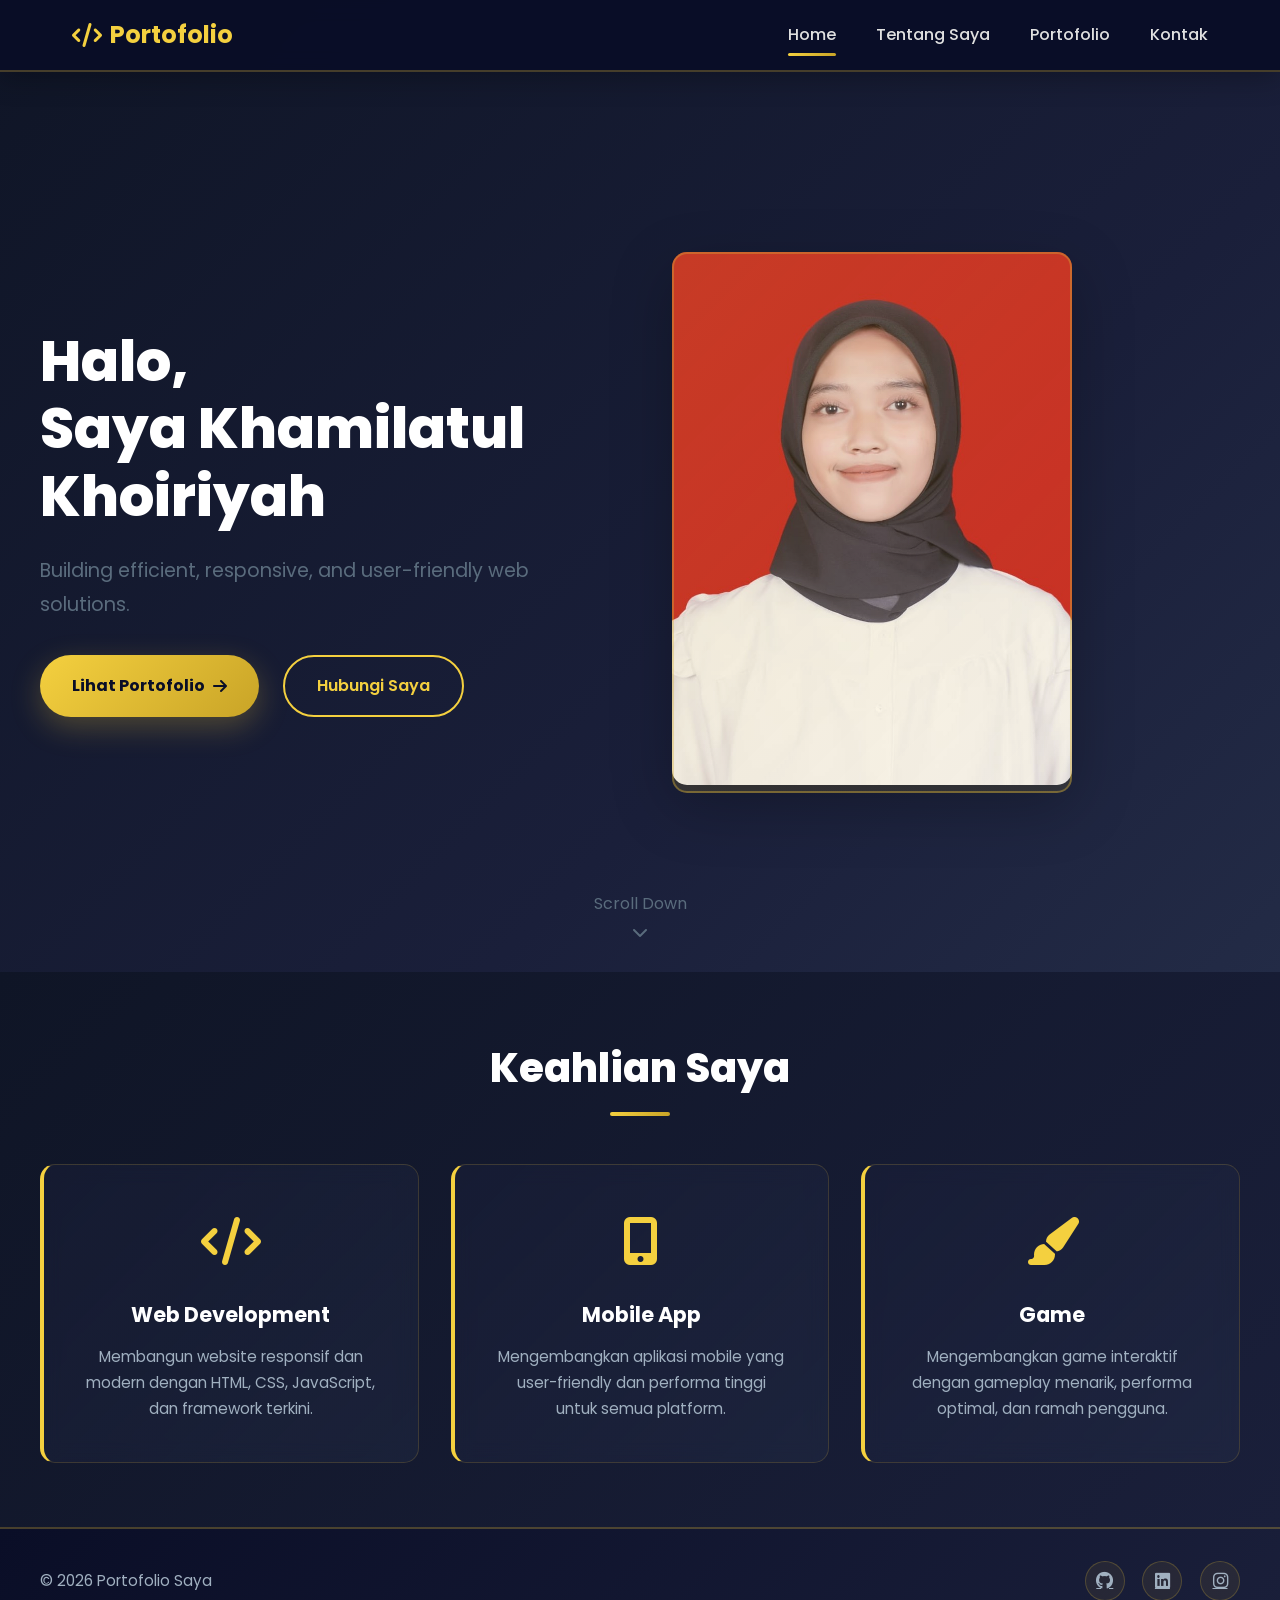
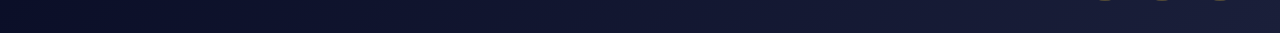
<file: index.html>
<!DOCTYPE html>
<html lang="id">
<head>
    <meta charset="UTF-8">
    <meta name="viewport" content="width=device-width, initial-scale=1.0">
    <meta name="description" content="Portofolio">
    <title>Portofolio - Home</title>
    <link rel="stylesheet" href="styles.css">
    <link rel="stylesheet" href="https://cdnjs.cloudflare.com/ajax/libs/font-awesome/6.4.0/css/all.min.css">
</head>
<body>
    <!-- Navigation -->
    <header>
        <nav class="navbar">
            <div class="nav-container">
                <div class="logo">
                    <i class="fas fa-code"></i>
                    <span>Portofolio</span>
                </div>
                <ul class="nav-menu">
                    <li><a href="index.html" class="nav-link active">Home</a></li>
                    <li><a href="about.html" class="nav-link">Tentang Saya</a></li>
                    <li><a href="portofolio.html" class="nav-link">Portofolio</a></li>
                    <li><a href="contact.html" class="nav-link">Kontak</a></li>
                </ul>
                <button class="nav-toggle" id="navToggle" aria-label="Toggle menu">
                    <span></span>
                    <span></span>
                    <span></span>
                </button>
            </div>
        </nav>
        <div class="nav-overlay" id="navOverlay"></div>
    </header>

    <main>
        <!-- Hero Section -->
        <section class="hero">
            <div class="hero-bg-animation"></div>
            <div class="hero-container">
                <div class="hero-content">
                    <h1 class="hero-title">
                        <span class="hero-word">Halo,</span>
                        <span class="hero-word">Saya Khamilatul Khoiriyah</span>
                        
                    </h1>
                    <p class="hero-subtitle">
                       Building efficient, responsive, and user-friendly web solutions.
                    </p>
                    <div class="hero-buttons">
                        <a href="portofolio.html" class="btn btn-primary">
                            <span>Lihat Portofolio</span>
                            <i class="fas fa-arrow-right"></i>
                        </a>
                        <a href="contact.html" class="btn btn-secondary">
                            Hubungi Saya
                        </a>
                    </div>
                </div>
                <div class="hero-image">
                    <div class="image-wrapper">
                        <img src="assets/images/betul.jpg" alt="Profile Picture">
                        <div class="image-glow"></div>
                    </div>
                </div>
            </div>

            <!-- Scroll Indicator -->
            <div class="scroll-indicator">
                <span>Scroll Down</span>
                <i class="fas fa-chevron-down"></i>
            </div>
        </section>

        <!-- Features Section -->
        <section class="features">
            <div class="features-container">
                <h2 class="section-title">Keahlian Saya</h2>
                <div class="features-grid">
                    <div class="feature-card">
                        <div class="feature-icon">
                            <i class="fas fa-code"></i>
                        </div>
                        <h3>Web Development</h3>
                        <p>Membangun website responsif dan modern dengan HTML, CSS, JavaScript, dan framework terkini.</p>
                    </div>
                    <div class="feature-card">
                        <div class="feature-icon">
                            <i class="fas fa-mobile-alt"></i>
                        </div>
                        <h3>Mobile App</h3>
                        <p>Mengembangkan aplikasi mobile yang user-friendly dan performa tinggi untuk semua platform.</p>
                    </div>
                    <div class="feature-card">
                        <div class="feature-icon">
                            <i class="fas fa-paint-brush"></i>
                        </div>
                        <h3>Game</h3>
                        <p>Mengembangkan game interaktif dengan gameplay menarik, performa optimal, dan ramah pengguna.</p>
                    </div>
                </div>
            </div>
        </section>
    </main>

    <!-- Footer -->
    <footer>
        <div class="footer-container">
            <p>&copy; 2026 Portofolio Saya</p>
            <div class="social-links">
                <a href="https://github.com" target="_blank" title="GitHub">
                    <i class="fab fa-github"></i>
                </a>
                <a href="https://linkedin.com" target="_blank" title="LinkedIn">
                    <i class="fab fa-linkedin"></i>
                </a>
                <a href="https://instagram.com/mmilmilatul_" target="_blank" title="Instagram">
                    <i class="fab fa-instagram"></i>
                </a>
            </div>
        </div>
    </footer>

    <script src="script.js"></script>
</body>
</html>
</file>
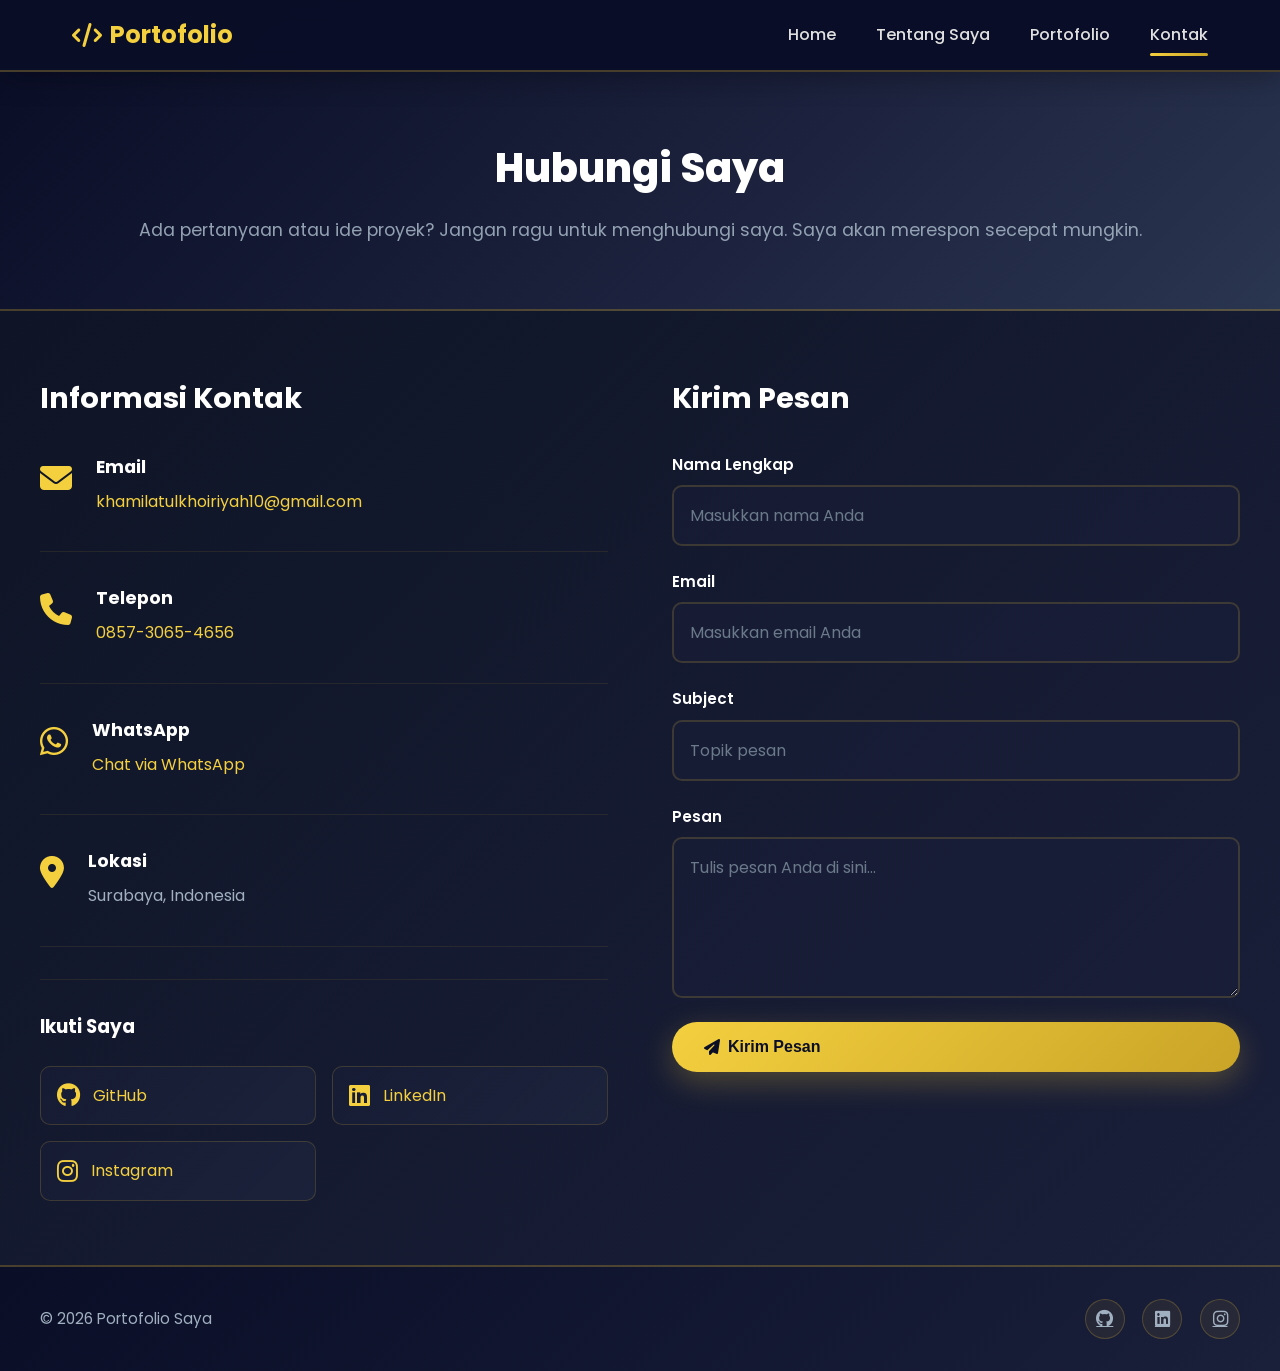
<file: contact.html>
<!DOCTYPE html>
<html lang="id">
<head>
    <meta charset="UTF-8">
    <meta name="viewport" content="width=device-width, initial-scale=1.0">
    <meta name="description" content="Hubungi saya untuk proyek baru atau kolaborasi">
    <title>Kontak - Portofolio</title>
    <link rel="stylesheet" href="styles.css">
    <link rel="stylesheet" href="https://cdnjs.cloudflare.com/ajax/libs/font-awesome/6.4.0/css/all.min.css">
</head>
<body>
    <!-- Navigation -->
    <header>
        <nav class="navbar">
            <div class="nav-container">
                <div class="logo">
                    <i class="fas fa-code"></i>
                    <span>Portofolio</span>
                </div>
                <ul class="nav-menu">
                    <li><a href="index.html" class="nav-link">Home</a></li>
                    <li><a href="about.html" class="nav-link">Tentang Saya</a></li>
                    <li><a href="portofolio.html" class="nav-link">Portofolio</a></li>
                    <li><a href="contact.html" class="nav-link active">Kontak</a></li>
                </ul>
                <button class="nav-toggle" id="navToggle" aria-label="Toggle menu">
                    <span></span>
                    <span></span>
                    <span></span>
                </button>
            </div>
        </nav>
        <div class="nav-overlay" id="navOverlay"></div>
    </header>

    <main>
        <!-- Contact Header -->
        <section class="contact-header">
            <div class="contact-header-container">
                <h1 class="page-title">Hubungi Saya</h1>
                <p class="page-subtitle">Ada pertanyaan atau ide proyek? Jangan ragu untuk menghubungi saya. Saya akan merespon secepat mungkin.</p>
            </div>
        </section>

        <!-- Contact Section -->
        <section class="contact-section">
            <div class="contact-container">
                <!-- Left: Contact Info -->
                <div class="contact-info">
                    <h2>Informasi Kontak</h2>

                    <div class="contact-card">
                        <div class="contact-icon">
                            <i class="fas fa-envelope"></i>
                        </div>
                        <div class="contact-details">
                            <h3>Email</h3>
                            <p><a href="mailto:khamilatulkhoiriyah10@gmail.com">khamilatulkhoiriyah10@gmail.com</a></p>
                        </div>
                    </div>

                    <div class="contact-card">
                        <div class="contact-icon">
                            <i class="fas fa-phone"></i>
                        </div>
                        <div class="contact-details">
                            <h3>Telepon</h3>
                            <p><a href="tel:+6285730654656">0857-3065-4656</a></p>
                        </div>
                    </div>

                    <div class="contact-card">
                        <div class="contact-icon">
                            <i class="fab fa-whatsapp"></i>
                        </div>
                        <div class="contact-details">
                            <h3>WhatsApp</h3>
                            <p><a href="https://wa.me/6285730654656?text=Halo%2C%20saya%20ingin%20bertanya%20tentang%20portofolio%20Anda" target="_blank" rel="noopener">Chat via WhatsApp</a></p>
                        </div>
                    </div>

                    <div class="contact-card">
                        <div class="contact-icon">
                            <i class="fas fa-map-marker-alt"></i>
                        </div>
                        <div class="contact-details">
                            <h3>Lokasi</h3>
                            <p>Surabaya, Indonesia</p>
                        </div>
                    </div>

                    <!-- Social Media -->
                    <div class="social-section">
                        <h3>Ikuti Saya</h3>
                        <div class="social-buttons">
                            <a href="https://github.com" target="_blank" class="social-btn">
                                <i class="fab fa-github"></i>
                                <span>GitHub</span>
                            </a>
                            <a href="https://linkedin.com" target="_blank" class="social-btn">
                                <i class="fab fa-linkedin"></i>
                                <span>LinkedIn</span>
                            </a>
                            <a href="https://instagram.com/mmilmilatul_" target="_blank" class="social-btn">
                                <i class="fab fa-instagram"></i>
                                <span>Instagram</span>
                            </a>
                        </div>
                    </div>
                </div>

                <!-- Right: Contact Form -->
                <div class="contact-form-wrapper">
                    <h2>Kirim Pesan</h2>
                    
                    <form class="contact-form" id="contactForm">
                        <div class="form-group">
                            <label for="name">Nama Lengkap</label>
                            <input type="text" id="name" name="name" required placeholder="Masukkan nama Anda">
                            <span class="form-error"></span>
                        </div>

                        <div class="form-group">
                            <label for="email">Email</label>
                            <input type="email" id="email" name="email" required placeholder="Masukkan email Anda">
                            <span class="form-error"></span>
                        </div>

                        <div class="form-group">
                            <label for="subject">Subject</label>
                            <input type="text" id="subject" name="subject" required placeholder="Topik pesan">
                            <span class="form-error"></span>
                        </div>

                        <div class="form-group">
                            <label for="message">Pesan</label>
                            <textarea id="message" name="message" rows="5" required placeholder="Tulis pesan Anda di sini..."></textarea>
                            <span class="form-error"></span>
                        </div>

                        <button type="submit" class="btn btn-primary">
                            <i class="fas fa-paper-plane"></i>
                            <span>Kirim Pesan</span>
                        </button>
                    </form>

                    <!-- Success Message -->
                    <div id="successMessage" class="success-message hidden">
                        <div class="success-icon">
                            <i class="fas fa-check-circle"></i>
                        </div>
                        <p>Terima kasih! Pesan Anda telah dikirim. Saya akan merespon segera.</p>
                    </div>
                </div>
            </div>
        </section>
    </main>

    <!-- Footer -->
    <footer>
        <div class="footer-container">
            <p>&copy; 2026 Portofolio Saya</p>
            <div class="social-links">
                <a href="https://github.com" target="_blank" title="GitHub">
                    <i class="fab fa-github"></i>
                </a>
                <a href="https://linkedin.com" target="_blank" title="LinkedIn">
                    <i class="fab fa-linkedin"></i>
                </a>
                <a href="https://instagram.com/mmilmilatul_" target="_blank" title="Instagram">
                    <i class="fab fa-instagram"></i>
                </a>
            </div>
        </div>
    </footer>

    <script src="script.js"></script>
</body>
</html>
</file>
<file: styles.css>
/* ===== RESET & GLOBAL ===== */
@import url('https://fonts.googleapis.com/css2?family=Poppins:wght@400;500;600;700;800&display=swap');

* {
    margin: 0;
    padding: 0;
    box-sizing: border-box;
}

:root {
    --primary: #0a0e27;
    --secondary: #1a1f3a;
    --accent: #d4af37;
    --gold: #f4d03f;
    --gold-dark: #c9a427;
    --light: #f5f7fa;
    --text-dark: #0a0e27;
    --text-light: #5a6c7d;
    --white: #ffffff;
    --shadow: 0 10px 40px rgba(0, 0, 0, 0.15);
    --shadow-lg: 0 20px 60px rgba(0, 0, 0, 0.25);
}

html {
    scroll-behavior: smooth;
}

body {
    font-family: 'Poppins', 'Segoe UI', Tahoma, Geneva, Verdana, sans-serif;
    background: linear-gradient(135deg, #0f1526 0%, #1a1f3a 50%, #2a3550 100%);
    color: var(--text-dark);
    line-height: 1.6;
    min-height: 100vh;
    display: flex;
    flex-direction: column;
    overflow-x: hidden;
}

main {
    flex: 1;
}

/* ===== NAVBAR ===== */
header {
    background: rgba(10, 14, 39, 0.98);
    backdrop-filter: blur(10px);
    border-bottom: 2px solid rgba(212, 175, 55, 0.3);
    box-shadow: 0 4px 30px rgba(0, 0, 0, 0.3);
    position: sticky;
    top: 0;
    z-index: 100;
}

.navbar {
    padding: 1rem 0;
}

.nav-container {
    max-width: 1200px;
    margin: 0 auto;
    padding: 0 2rem;
    display: flex;
    justify-content: space-between;
    align-items: center;
}

.logo {
    font-size: 1.5rem;
    font-weight: 700;
    color: var(--gold);
    display: flex;
    align-items: center;
    gap: 0.5rem;
    z-index: 210;
}

.logo i {
    color: var(--gold);
}

.nav-menu {
    display: flex;
    list-style: none;
    gap: 2.5rem;
}

.nav-link {
    text-decoration: none;
    color: #e0e0e0;
    font-weight: 500;
    position: relative;
    padding-bottom: 0.3rem;
    transition: color 0.3s ease;
}

/* ===== MOBILE NAV TOGGLE ===== */
.nav-toggle {
    display: none;
    flex-direction: column;
    justify-content: center;
    gap: 5px;
    width: 30px;
    height: 24px;
    background: none;
    border: none;
    cursor: pointer;
    z-index: 210;
    padding: 0;
}

.nav-toggle span {
    display: block;
    width: 100%;
    height: 3px;
    border-radius: 2px;
    background: var(--gold);
    transition: transform 0.3s ease, opacity 0.3s ease;
}

.nav-toggle.active span:nth-child(1) {
    transform: translateY(9.5px) rotate(45deg);
}

.nav-toggle.active span:nth-child(2) {
    opacity: 0;
}

.nav-toggle.active span:nth-child(3) {
    transform: translateY(-9.5px) rotate(-45deg);
}

.nav-overlay {
    display: none;
    position: fixed;
    inset: 0;
    background: rgba(10, 14, 39, 0.6);
    backdrop-filter: blur(2px);
    z-index: 150;
    opacity: 0;
    transition: opacity 0.3s ease;
}

.nav-overlay.active {
    display: block;
    opacity: 1;
}

.nav-link::after {
    content: '';
    position: absolute;
    bottom: -5px;
    left: 0;
    width: 0;
    height: 3px;
    background: linear-gradient(90deg, var(--gold), var(--gold-dark));
    border-radius: 2px;
    transition: width 0.3s ease;
}

.nav-link:hover::after,
.nav-link.active::after {
    width: 100%;
}

.nav-link:hover {
    color: var(--gold);
}

/* ===== HERO SECTION ===== */
.hero {
    min-height: 100vh;
    display: flex;
    flex-direction: column;
    justify-content: center;
    align-items: center;
    padding: 4rem 2rem;
    position: relative;
    overflow: hidden;
}

.hero-bg-animation {
    position: absolute;
    top: -50%;
    right: -50%;
    width: 600px;
    height: 600px;
    background: radial-gradient(circle, rgba(212, 175, 55, 0.15) 0%, transparent 70%);
    border-radius: 50%;
    animation: float 6s ease-in-out infinite;
    z-index: -1;
}

.hero-container {
    max-width: 1200px;
    width: 100%;
    display: grid;
    grid-template-columns: 1fr 1fr;
    gap: 4rem;
    align-items: center;
}

.hero-content h1 {
    font-size: 3.5rem;
    font-weight: 800;
    margin-bottom: 1.5rem;
    line-height: 1.2;
    color: white;
}

.hero-word {
    display: block;
    animation: slideUp 0.8s ease both;
}

.hero-word:nth-child(1) {
    animation-delay: 0s;
}

.hero-word:nth-child(2) {
    animation-delay: 0.2s;
}

.hero-highlight {
    display: block;
    background: linear-gradient(135deg, var(--gold) 0%, #ffd700 100%);
    -webkit-background-clip: text;
    -webkit-text-fill-color: transparent;
    background-clip: text;
    animation: slideUp 0.8s ease 0.4s both;
}

.hero-subtitle {
    font-size: 1.2rem;
    color: var(--text-light);
    margin-bottom: 2rem;
    max-width: 500px;
    line-height: 1.8;
    animation: slideUp 0.8s ease 0.6s both;
}

.hero-buttons {
    display: flex;
    gap: 1.5rem;
    animation: slideUp 0.8s ease 0.8s both;
    flex-wrap: wrap;
}

.btn {
    padding: 1rem 2rem;
    border: none;
    border-radius: 50px;
    font-size: 1rem;
    font-weight: 600;
    cursor: pointer;
    transition: all 0.3s ease;
    display: inline-flex;
    align-items: center;
    gap: 0.5rem;
    text-decoration: none;
    text-align: center;
}

.btn-primary {
    background: linear-gradient(135deg, var(--gold) 0%, var(--gold-dark) 100%);
    color: #0a0e27;
    box-shadow: 0 10px 30px rgba(212, 175, 55, 0.3);
    font-weight: 700;
}

.btn-primary:hover {
    transform: translateY(-3px);
    box-shadow: 0 15px 45px rgba(212, 175, 55, 0.5);
}

.btn-secondary {
    background: transparent;
    color: var(--gold);
    border: 2px solid var(--gold);
}

.btn-secondary:hover {
    background: var(--gold);
    color: #0a0e27;
    transform: translateY(-3px);
    font-weight: 700;
}

.hero-image {
    position: relative;
    animation: slideUp 0.8s ease 1s both;
}

.image-wrapper {
    position: relative;
    width: 100%;
    max-width: 400px;
}

.image-wrapper img {
    width: 100%;
    border-radius: 15px;
    box-shadow: var(--shadow-lg);
    object-fit: cover;
}

.image-glow {
    position: absolute;
    inset: 0;
    border-radius: 15px;
    background: linear-gradient(135deg, rgba(212, 175, 55, 0.2) 0%, rgba(244, 208, 63, 0.1) 100%);
    animation: rotate 8s linear infinite;
    pointer-events: none;
    border: 2px solid rgba(212, 175, 55, 0.4);
}

.scroll-indicator {
    position: absolute;
    bottom: 2rem;
    left: 50%;
    transform: translateX(-50%);
    display: flex;
    flex-direction: column;
    align-items: center;
    gap: 0.5rem;
    color: var(--text-light);
    animation: bounce 2s ease-in-out infinite;
}

/* ===== FEATURES SECTION ===== */
.features {
    padding: 4rem 2rem;
    background: linear-gradient(135deg, #0f1526 0%, #1a1f3a 100%);
}

.features-container {
    max-width: 1200px;
    margin: 0 auto;
}

.section-title {
    font-size: 2.5rem;
    font-weight: 800;
    text-align: center;
    margin-bottom: 3rem;
    color: var(--white);
    position: relative;
    padding-bottom: 1rem;
}

.section-title::after {
    content: '';
    position: absolute;
    bottom: 0;
    left: 50%;
    transform: translateX(-50%);
    width: 60px;
    height: 4px;
    background: linear-gradient(90deg, var(--gold), var(--gold-dark));
    border-radius: 2px;
}

.features-grid {
    display: grid;
    grid-template-columns: repeat(auto-fit, minmax(300px, 1fr));
    gap: 2rem;
}

.feature-card {
    background: linear-gradient(135deg, rgba(26, 31, 58, 0.5) 0%, rgba(42, 53, 80, 0.3) 100%);
    padding: 2.5rem;
    border-radius: 15px;
    border: 1px solid rgba(212, 175, 55, 0.2);
    border-left: 4px solid var(--gold);
    transition: all 0.3s ease;
    text-align: center;
    backdrop-filter: blur(10px);
}

.feature-card:hover {
    transform: translateY(-8px);
    box-shadow: 0 15px 50px rgba(212, 175, 55, 0.2);
    border-color: rgba(212, 175, 55, 0.4);
}

.feature-icon {
    font-size: 3rem;
    color: var(--gold);
    margin-bottom: 1rem;
}

.feature-card h3 {
    color: var(--white);
    margin-bottom: 0.8rem;
    font-size: 1.3rem;
}

.feature-card p {
    color: #a0b0c0;
    font-size: 0.95rem;
    line-height: 1.7;
}

/* ===== ABOUT PAGE ===== */
.about-page { 
    max-width: 1200px; 
    margin: 0 auto;    
    padding: 4rem 2rem;
    background: linear-gradient(135deg, #0f1526 0%, #1a1f3a 100%);
}

.about-container {
    display: grid;
    grid-template-columns: 1fr 1fr;
    gap: 4rem;
    align-items: flex-start; 
}
.about-image-section {
    margin-top: 30px;
    display: flex;
    justify-content: center;
}

.about-image-wrapper {
    position: relative;
     max-width: 350px;
    width: 100%;
}

.about-image-wrapper img {
    width: 100%;
    border-radius: 15px;
    box-shadow: var(--shadow-lg);
    object-fit: cover;
}

.about-badge {
    position: absolute;
    bottom: 2rem;
    right: 2rem;
    background: linear-gradient(135deg, var(--gold) 0%, var(--gold-dark) 100%);
    color: #0a0e27;
    padding: 1rem 1.5rem;
    border-radius: 50px;
    font-weight: 700;
    box-shadow: 0 8px 30px rgba(212, 175, 55, 0.3);
    display: flex;
    flex-direction: column;
    align-items: center;
    gap: 0.2rem;
}

.badge-text {
    font-size: 0.85rem;
}

.page-title {
    font-size: 2.5rem;
    font-weight: 800;
    color: var(--white);
    margin-bottom: 1rem;
}

.subtitle {
    font-size: 2rem;
    color: var(--white);
    margin-bottom: 1.5rem;
}

.about-text {
    color: #a0b0c0;
    margin-bottom: 1.5rem;
    line-height: 1.8;
    font-size: 1.05rem;
}

/* ===== EXPERIENCE SECTION ===== */
.experience-section {
    padding: 4rem 2rem;
    background: linear-gradient(135deg, #0a0e27 0%, #1a1f3a 50%, #0f1526 100%);
}

.experience-container {
    max-width: 1200px;
    margin: 0 auto;
}

.timeline {
    position: relative;
    padding-left: 3rem;
}

.timeline::before {
    content: '';
    position: absolute;
    left: 0;
    top: 0;
    bottom: 0;
    width: 3px;
    background: linear-gradient(180deg, var(--gold) 0%, var(--gold-dark) 100%);
    border-radius: 2px;
}

.timeline-item {
    position: relative;
    margin-bottom: 1.5rem;
    padding-bottom: 1rem;
}

.timeline-marker {
    position: absolute;
    left: -1.15rem;
    top: 0;
    width: 2.3rem;
    height: 2.3rem;
    background: linear-gradient(135deg, var(--gold) 0%, var(--gold-dark) 100%);
    border-radius: 50%;
    border: 3px solid #1a1f3a;
    box-shadow: 0 4px 15px rgba(212, 175, 55, 0.3);
    display: flex;
    align-items: center;
    justify-content: center;
    color: #0a0e27;
    font-size: 1rem;
}

.timeline-content {
    background: linear-gradient(135deg, rgba(26, 31, 58, 0.6) 0%, rgba(42, 53, 80, 0.4) 100%);
    padding: 1.2rem 1.5rem;
    border-radius: 15px;
    border: 1px solid rgba(212, 175, 55, 0.2);
    box-shadow: 0 8px 30px rgba(0, 0, 0, 0.3);
    transition: all 0.3s ease;
    backdrop-filter: blur(10px);
}

.timeline-content:hover {
    transform: translateX(5px);
    box-shadow: 0 12px 40px rgba(212, 175, 55, 0.15);
    border-color: rgba(212, 175, 55, 0.4);
}

.timeline-content h3 {
    color: var(--gold);
    font-size: 1.3rem;
    margin-bottom: 0.5rem;
}

.timeline-period {
    color: #a0b0c0;
    font-weight: 600;
    font-size: 0.9rem;
}

.timeline-content p {
    color: #c0d0e0;
}

.timeline-company {
    color: var(--secondary);
    font-weight: 600;
    margin-bottom: 0.8rem;
    font-size: 0.95rem;
}

.timeline-content p {
    color: var(--text-light);
    line-height: 1.7;
}

/* ===== EDUCATION SECTION ===== */
.education-section {
    padding: 4rem 2rem;
    background: linear-gradient(135deg, #0f1526 0%, #1a1f3a 100%);
}

.education-grid {
    display: grid;
    grid-template-columns: repeat(auto-fit, minmax(280px, 1fr));
    gap: 2rem;
}

.education-card {
    background: linear-gradient(135deg, rgba(26, 31, 58, 0.5) 0%, rgba(42, 53, 80, 0.3) 100%);
    padding: 2rem;
    border-radius: 15px;
    text-align: center;
    transition: all 0.3s ease;
    border: 1px solid rgba(212, 175, 55, 0.2);
    backdrop-filter: blur(10px);
}

.education-card:hover {
    transform: translateY(-8px);
    box-shadow: 0 15px 50px rgba(212, 175, 55, 0.2);
    border-color: rgba(212, 175, 55, 0.4);
}

.education-icon {
    font-size: 2.5rem;
    color: var(--gold);
    margin-bottom: 1rem;
}

.education-card h3 {
    color: var(--white);
    font-size: 1.2rem;
    margin-bottom: 0.5rem;
}

.education-school {
    color: #a0b0c0;
    font-weight: 600;
    margin-bottom: 0.3rem;
}

.education-year {
    color: var(--gold);
    font-weight: 600;
    margin-bottom: 0.8rem;
    font-size: 0.9rem;
}

.education-desc {
    color: var(--text-light);
    font-size: 0.9rem;
    line-height: 1.6;
}

/* ===== CERTIFICATION SECTION ===== */
.certification-section {
    padding: 4rem 2rem;
    background: linear-gradient(135deg, #0f1526 0%, #1a1f3a 100%);
}

.certification-container {
    max-width: 1200px;
    margin: 0 auto;
}

.certification-grid {
    display: grid;
    grid-template-columns: repeat(auto-fit, minmax(280px, 1fr));
    gap: 2rem;
}

.certification-card {
    display: flex;
    flex-direction: column;
    gap: 1.2rem;
    background: linear-gradient(135deg, rgba(26, 31, 58, 0.5) 0%, rgba(42, 53, 80, 0.3) 100%);
    padding: 1.8rem;
    border-radius: 15px;
    border: 1px solid rgba(212, 175, 55, 0.2);
    backdrop-filter: blur(10px);
    transition: all 0.3s ease;
}

.certification-card:hover {
    transform: translateY(-6px);
    box-shadow: 0 15px 50px rgba(212, 175, 55, 0.2);
    border-color: rgba(212, 175, 55, 0.4);
}

.certification-main {
    display: flex;
    align-items: flex-start;
    gap: 1.2rem;
}

.certification-icon {
    flex-shrink: 0;
    width: 3rem;
    height: 3rem;
    border-radius: 12px;
    display: flex;
    align-items: center;
    justify-content: center;
    font-size: 1.3rem;
    color: #0a0e27;
    background: linear-gradient(135deg, var(--gold) 0%, var(--gold-dark) 100%);
}

.certification-info h3 {
    color: var(--white);
    font-size: 1.1rem;
    margin-bottom: 0.3rem;
}

.certification-issuer {
    color: var(--gold);
    font-weight: 600;
    font-size: 0.9rem;
    margin-bottom: 0.2rem;
}

.certification-year {
    color: #a0b0c0;
    font-size: 0.85rem;
}

/* ===== FOTO SERTIFIKAT ===== */
.certification-photo {
    border-radius: 12px;
}

.certification-photo img {
    width: 100%;
    max-height: 260px;
    object-fit: cover;
    border-radius: 12px;
    box-shadow: 0 4px 15px rgba(0, 0, 0, 0.3);
    display: block;
    cursor: zoom-in;
    transition: transform 0.3s ease, box-shadow 0.3s ease;
}

.certification-photo img:hover {
    transform: scale(1.02);
    box-shadow: 0 8px 25px rgba(212, 175, 55, 0.25);
}

.certification-photo .photo-placeholder-text {
    display: none;
}

.certification-photo.is-empty {
    border: 2px dashed rgba(212, 175, 55, 0.35);
    border-radius: 12px;
    padding: 1.5rem;
    text-align: center;
}

.certification-photo.is-empty .photo-placeholder-text {
    display: block;
    color: #a0b0c0;
    font-size: 0.85rem;
    line-height: 1.6;
}

.certification-photo.is-empty .photo-placeholder-text code {
    color: var(--gold);
    background: rgba(212, 175, 55, 0.1);
    padding: 0.15rem 0.4rem;
    border-radius: 4px;
    font-size: 0.8rem;
}

/* ===== LIGHTBOX (POPUP FOTO SERTIFIKAT) ===== */
.lightbox-overlay {
    position: fixed;
    inset: 0;
    background: rgba(5, 8, 20, 0.92);
    display: flex;
    align-items: center;
    justify-content: center;
    padding: 2rem;
    z-index: 2000;
    opacity: 0;
    visibility: hidden;
    transition: opacity 0.25s ease;
}

.lightbox-overlay.active {
    opacity: 1;
    visibility: visible;
}

.lightbox-img {
    max-width: 90vw;
    max-height: 90vh;
    border-radius: 10px;
    box-shadow: 0 20px 60px rgba(0, 0, 0, 0.6);
    transform: scale(0.95);
    transition: transform 0.25s ease;
}

.lightbox-overlay.active .lightbox-img {
    transform: scale(1);
}

.lightbox-close {
    position: absolute;
    top: 1.5rem;
    right: 1.5rem;
    width: 3rem;
    height: 3rem;
    border-radius: 50%;
    border: none;
    background: rgba(255, 255, 255, 0.1);
    color: var(--white);
    font-size: 1.3rem;
    cursor: pointer;
    display: flex;
    align-items: center;
    justify-content: center;
    transition: all 0.25s ease;
}

.lightbox-close:hover {
    background: var(--gold);
    color: #0a0e27;
}

/* ===== PORTFOLIO SECTION ===== */
.portofolio-header {
    padding: 4rem 2rem;
    background: linear-gradient(135deg, #0a0e27 0%, #1a1f3a 50%, #2a3550 100%);
    color: var(--white);
    text-align: center;
    border-bottom: 2px solid rgba(212, 175, 55, 0.3);
}

.portofolio-header-container .page-title {
    color: var(--white);
}

.page-subtitle {
    font-size: 1.1rem;
    opacity: 0.9;
    margin-top: 1rem;
    color: #a0b0c0;
}

.portofolio-section {
    padding: 4rem 2rem;
    background: linear-gradient(135deg, #0f1526 0%, #1a1f3a 50%, #0a0e27 100%);
}

.portofolio-container {
    max-width: 1200px;
    margin: 0 auto;
}

.filter-buttons {
    display: flex;
    justify-content: center;
    gap: 1rem;
    margin-bottom: 3rem;
    flex-wrap: wrap;
}

.filter-btn {
    padding: 0.8rem 2rem;
    border: 2px solid rgba(212, 175, 55, 0.5);
    background: transparent;
    color: var(--gold);
    border-radius: 50px;
    font-weight: 600;
    cursor: pointer;
    transition: all 0.3s ease;
}

.filter-btn:hover,
.filter-btn.active {
    background: linear-gradient(135deg, var(--gold) 0%, var(--gold-dark) 100%);
    color: #0a0e27;
    border-color: transparent;
    box-shadow: 0 8px 25px rgba(212, 175, 55, 0.3);
}

.portofolio-grid {
    display: grid;
    grid-template-columns: repeat(auto-fill, minmax(320px, 1fr));
    gap: 2rem;
}

.portofolio-card {
    display: flex;
    flex-direction: column;
    background: linear-gradient(135deg, rgba(26, 31, 58, 0.6) 0%, rgba(42, 53, 80, 0.4) 100%);
    border-radius: 15px;
    overflow: hidden;
    box-shadow: 0 8px 30px rgba(0, 0, 0, 0.3);
    transition: all 0.4s cubic-bezier(0.4, 0, 0.2, 1);
    cursor: pointer;
    border: 1px solid rgba(212, 175, 55, 0.1);
    backdrop-filter: blur(10px);
}

.portofolio-card:hover {
    transform: translateY(-10px);
    box-shadow: 0 15px 50px rgba(212, 175, 55, 0.2);
    border-color: rgba(212, 175, 55, 0.3);
}


.portofolio-image {
    width: 100%;
    height: 250px;
    overflow: hidden;
    position: relative;
    background: #ddd;
}

.portofolio-image img {
    width: 100%;
    height: 100%;
    object-fit: cover;
    transition: transform 0.3s ease;
}

.portofolio-card:hover .portofolio-image img {
    transform: scale(1.1);
}

.portofolio-badge {
    position: absolute;
    top: 1rem;
    right: 1rem;
    background: linear-gradient(135deg, var(--gold) 0%, var(--gold-dark) 100%);
    color: #0a0e27;
    padding: 0.5rem 1rem;
    border-radius: 20px;
    font-size: 0.8rem;
    font-weight: 700;
    text-transform: uppercase;
    box-shadow: 0 4px 15px rgba(212, 175, 55, 0.3);
}

.portofolio-content {
    padding: 2rem;
    display: flex;
    flex-direction: column;
    flex: 1;
}

.portofolio-content h3 {
    color: var(--white);
    font-size: 1.3rem;
    margin-bottom: 0.8rem;
}

.portofolio-content p {
    color: #a0b0c0;
    font-size: 0.95rem;
    margin-bottom: 1rem;
    line-height: 1.6;
}

.portofolio-tech {
    display: flex;
    gap: 0.5rem;
    flex-wrap: wrap;
    margin-top: auto;
    padding-top: 0.5rem;
}

.tech-tag {
    background: rgba(212, 175, 55, 0.1);
    color: var(--gold);
    padding: 0.4rem 0.8rem;
    border-radius: 15px;
    font-size: 0.8rem;
    font-weight: 600;
    border: 1px solid rgba(212, 175, 55, 0.2);
}

.portofolio-link {
    display: inline-block;
    color: var(--gold);
    text-decoration: none;
    font-weight: 600;
    transition: all 0.3s ease;
}

.portofolio-link:hover {
    color: #ffd700;
    transform: translateX(5px);
}

/* ===== CONTACT SECTION ===== */
.contact-header {
    padding: 4rem 2rem;
    background: linear-gradient(135deg, #0a0e27 0%, #1a1f3a 50%, #2a3550 100%);
    color: var(--white);
    text-align: center;
    border-bottom: 2px solid rgba(212, 175, 55, 0.3);
}

.contact-header-container {
    max-width: 1200px;
    margin: 0 auto;
}

.contact-header-container .page-title {
    color: var(--white);
}

.contact-section {
    padding: 4rem 2rem;
    background: linear-gradient(135deg, #0f1526 0%, #1a1f3a 100%);
}

.contact-container {
    max-width: 1200px;
    margin: 0 auto;
    display: grid;
    grid-template-columns: 1fr 1fr;
    gap: 4rem;
}

.contact-info h2,
.contact-form-wrapper h2 {
    color: var(--white);
    font-size: 1.8rem;
    margin-bottom: 2rem;
}

.contact-card {
    display: flex;
    gap: 1.5rem;
    margin-bottom: 2rem;
    padding-bottom: 2rem;
    border-bottom: 1px solid rgba(212, 175, 55, 0.1);
    transition: all 0.3s ease;
}

.contact-card:hover {
    transform: translateX(5px);
}

.contact-icon {
    font-size: 2rem;
    color: var(--gold);
    flex-shrink: 0;
}

.contact-details h3 {
    color: var(--white);
    margin-bottom: 0.5rem;
    font-size: 1.1rem;
}

.contact-details p {
    color: #a0b0c0;
    margin-bottom: 0.3rem;
}

.contact-details a {
    color: var(--gold);
    text-decoration: none;
    transition: all 0.3s ease;
}

.contact-details a:hover {
    color: #ffd700;
}

.social-section {
    margin-top: 2rem;
    padding-top: 2rem;
    border-top: 1px solid rgba(212, 175, 55, 0.1);
}

.social-section h3 {
    color: var(--white);
    margin-bottom: 1.5rem;
}

.social-buttons {
    display: grid;
    grid-template-columns: repeat(2, 1fr);
    gap: 1rem;
}

.social-btn {
    display: flex;
    align-items: center;
    gap: 0.8rem;
    padding: 1rem;
    background: linear-gradient(135deg, rgba(26, 31, 58, 0.5) 0%, rgba(42, 53, 80, 0.3) 100%);
    border: 1px solid rgba(212, 175, 55, 0.2);
    border-radius: 10px;
    text-decoration: none;
    color: var(--gold);
    transition: all 0.3s ease;
}

.social-btn:hover {
    background: linear-gradient(135deg, var(--gold) 0%, var(--gold-dark) 100%);
    color: #0a0e27;
    transform: translateY(-3px);
    border-color: transparent;
    box-shadow: 0 8px 25px rgba(212, 175, 55, 0.3);
}

.social-btn i {
    font-size: 1.5rem;
}

/* ===== CONTACT FORM ===== */
.contact-form {
    display: flex;
    flex-direction: column;
    gap: 1.5rem;
}

.form-group {
    display: flex;
    flex-direction: column;
}

.form-group label {
    color: var(--white);
    font-weight: 600;
    margin-bottom: 0.5rem;
    font-size: 0.95rem;
}

.form-group input,
.form-group textarea {
    padding: 1rem;
    border: 2px solid rgba(212, 175, 55, 0.2);
    border-radius: 10px;
    font-family: inherit;
    font-size: 1rem;
    color: var(--white);
    background: rgba(26, 31, 58, 0.5);
    transition: all 0.3s ease;
}

.form-group input::placeholder,
.form-group textarea::placeholder {
    color: #6a7a8a;
}

.form-group input:focus,
.form-group textarea:focus {
    outline: none;
    border-color: var(--gold);
    box-shadow: 0 0 0 3px rgba(212, 175, 55, 0.15);
    background: rgba(26, 31, 58, 0.8);
}



.form-error {
    font-size: 0.85rem;
    color: #dc3545;
    margin-top: 0.3rem;
    display: none;
}

.success-message {
    background: linear-gradient(135deg, rgba(212, 175, 55, 0.1) 0%, rgba(244, 208, 63, 0.05) 100%);
    border: 2px solid var(--gold);
    color: var(--gold);
    padding: 1.5rem;
    border-radius: 10px;
    display: flex;
    align-items: center;
    gap: 1rem;
    font-weight: 600;
}

.success-icon {
    font-size: 1.5rem;
}

.success-message.hidden {
    display: none;
}

/* ===== CTA SECTION ===== */
.cta {
    padding: 4rem 2rem;
    background: linear-gradient(135deg, #0a0e27 0%, #1a1f3a 50%, #2a3550 100%);
    color: var(--white);
    text-align: center;
    border-top: 2px solid rgba(212, 175, 55, 0.3);
    border-bottom: 2px solid rgba(212, 175, 55, 0.3);
}

.cta-container {
    max-width: 800px;
    margin: 0 auto;
}

.cta h2 {
    font-size: 2.2rem;
    margin-bottom: 1rem;
    font-weight: 800;
    background: linear-gradient(135deg, var(--gold) 0%, #ffd700 100%);
    -webkit-background-clip: text;
    -webkit-text-fill-color: transparent;
    background-clip: text;
}

.cta p {
    font-size: 1.1rem;
    margin-bottom: 2rem;
    opacity: 0.9;
    color: #a0b0c0;
}

/* ===== FOOTER ===== */
footer {
    background: linear-gradient(135deg, #0a0e27 0%, #1a1f3a 100%);
    color: var(--white);
    padding: 2rem;
    margin-top: auto;
    border-top: 2px solid rgba(212, 175, 55, 0.3);
}

.footer-container {
    max-width: 1200px;
    margin: 0 auto;
    display: flex;
    justify-content: space-between;
    align-items: center;
    flex-wrap: wrap;
    gap: 1rem;
}

.footer-container p {
    color: #a0b0c0;
    font-size: 0.95rem;
}

.social-links {
    display: flex;
    align-items: center;
    gap: 1.1rem;
}

.social-links a {
    display: flex;
    align-items: center;
    justify-content: center;
    width: 40px;
    height: 40px;
    border-radius: 50%;
    background: rgba(212, 175, 55, 0.08);
    border: 1px solid rgba(212, 175, 55, 0.25);
    color: #a0b0c0;
    font-size: 1.1rem;
    transition: all 0.3s ease;
}

.social-links a:hover {
    color: #0a0e27;
    background: linear-gradient(135deg, var(--gold) 0%, var(--gold-dark) 100%);
    border-color: transparent;
    transform: translateY(-3px);
    box-shadow: 0 8px 20px rgba(212, 175, 55, 0.35);
}

/* ===== ANIMATIONS ===== */
@keyframes slideUp {
    from {
        opacity: 0;
        transform: translateY(30px);
    }
    to {
        opacity: 1;
        transform: translateY(0);
    }
}

@keyframes float {
    0%, 100% {
        transform: translateY(0px);
    }
    50% {
        transform: translateY(-30px);
    }
}

@keyframes rotate {
    0% {
        transform: rotate(0deg);
    }
    100% {
        transform: rotate(360deg);
    }
}

@keyframes bounce {
    0%, 100% {
        transform: translateX(-50%) translateY(0);
    }
    50% {
        transform: translateX(-50%) translateY(-10px);
    }
}

/* ===== RESPONSIVE ===== */
@media (max-width: 768px) {
    .nav-container {
        padding: 0 1.25rem;
    }

    .nav-toggle {
        display: flex;
    }

    .nav-menu {
        position: fixed;
        top: 0;
        right: -100%;
        height: 100vh;
        width: min(75%, 300px);
        background: rgba(10, 14, 39, 0.98);
        backdrop-filter: blur(12px);
        border-left: 1px solid rgba(212, 175, 55, 0.25);
        flex-direction: column;
        justify-content: center;
        align-items: center;
        gap: 2.2rem;
        transition: right 0.35s ease;
        z-index: 200;
        box-shadow: -15px 0 50px rgba(0, 0, 0, 0.5);
    }

    .nav-menu.active {
        right: 0;
    }

    .nav-link {
        font-size: 1.15rem;
    }

    .hero-container,
    .about-page,
    .about-container,
    .contact-container {
        grid-template-columns: 1fr;
        gap: 2rem;
        text-align: center;
    }

    .about-container {
        gap: 2.5rem;
    }

    .hero {
        padding: 3rem 1.25rem;
    }

    .hero-content h1 {
        font-size: 2.2rem;
    }

    .hero-buttons {
        justify-content: center;
    }

    .page-title {
        font-size: 2rem;
    }

    .subtitle {
        font-size: 1.5rem;
    }

    .section-title {
        font-size: 2rem;
    }

    .features,
    .about-page,
    .experience-section,
    .education-section,
    .portofolio-header,
    .portofolio-section,
    .contact-header,
    .contact-section,
    .cta {
        padding: 3rem 1.25rem;
    }

    .features-grid {
        grid-template-columns: 1fr;
    }

    .education-grid,
    .certification-grid {
        grid-template-columns: 1fr;
    }

    .portofolio-grid {
        grid-template-columns: 1fr;
    }

    .timeline {
        padding-left: 2.2rem;
        text-align: left;
    }

    .timeline-marker {
        left: -1.65rem;
        width: 2rem;
        height: 2rem;
        font-size: 0.9rem;
    }

    .contact-card {
        text-align: left;
    }

    .social-buttons {
        grid-template-columns: repeat(2, 1fr);
    }

    .footer-container {
        flex-direction: column;
        text-align: center;
        gap: 1.2rem;
    }
}

@media (max-width: 480px) {
    .hero-content h1 {
        font-size: 1.8rem;
    }

    .page-title {
        font-size: 1.6rem;
    }

    .subtitle {
        font-size: 1.2rem;
    }

    .section-title {
        font-size: 1.6rem;
    }

    .nav-container {
        padding: 0 1rem;
    }

    .hero-container,
    .about-page,
    .contact-container {
        padding: 2rem 1rem;
        gap: 1.5rem;
    }

    .hero-buttons {
        flex-direction: column;
        gap: 1rem;
    }

    .btn {
        width: 100%;
        justify-content: center;
    }

    .filter-buttons {
        gap: 0.5rem;
    }

    .filter-btn {
        padding: 0.6rem 1.2rem;
        font-size: 0.9rem;
    }

    .portofolio-grid {
        grid-template-columns: 1fr;
    }

    .skills-container {
        margin: 1.5rem 0;
        padding: 1rem 0;
    }

    .social-buttons {
        grid-template-columns: 1fr;
    }
}
</file>
